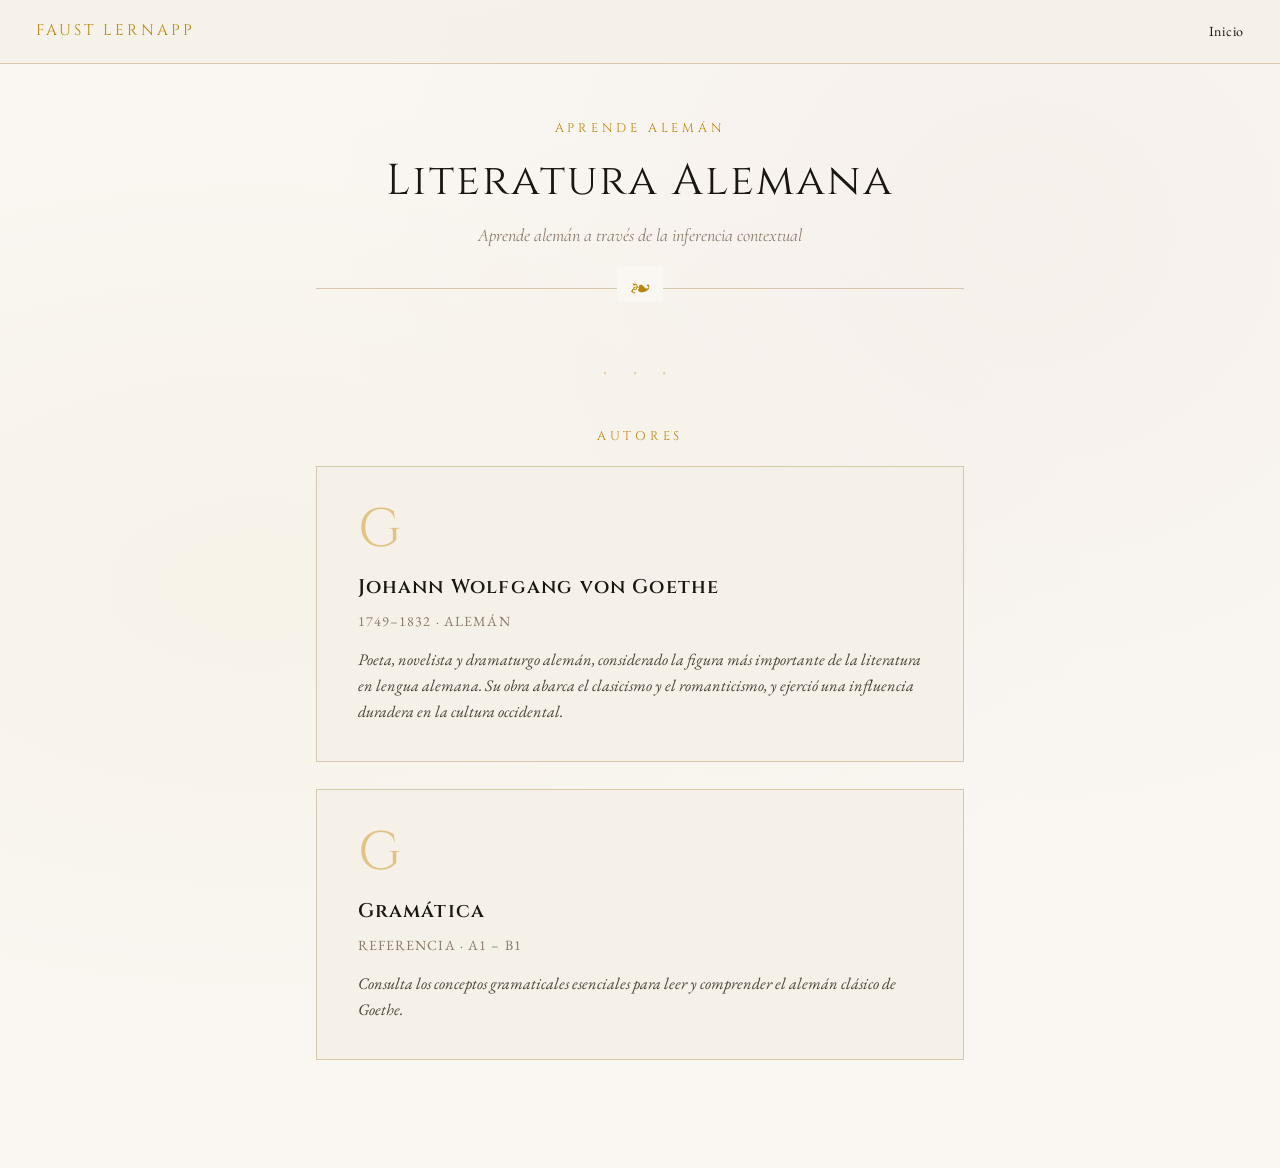
<file: index.html>
<!DOCTYPE html>
<html lang="es">
<head>
  <meta charset="UTF-8" />
  <meta name="viewport" content="width=device-width, initial-scale=1.0" />
  <title>Faust Lernapp · Literatura alemana</title>
  <link rel="stylesheet" href="css/style.css" />
</head>
<body data-page="index">

  <header class="site-header">
    <div class="site-logo">Faust Lernapp</div>
    <nav class="breadcrumb" id="breadcrumb"></nav>
  </header>

  <main class="page-container">
    <div class="page-hero">
      <div class="page-tagline">Aprende alemán</div>
      <h1 class="page-title">Literatura Alemana</h1>
      <p class="page-subtitle">Aprende alemán a través de la inferencia contextual</p>
    </div>

   <div class="ornament">· · ·</div>
<div class="page-tagline" style="text-align:center; margin-bottom:1rem;">Autores</div>

    <div class="cards-grid" id="authors-container">
      <div class="loading">Cargando autores</div>
    </div>
  </main>

  <script src="js/app.js"></script>
</body>
</html>
</file>
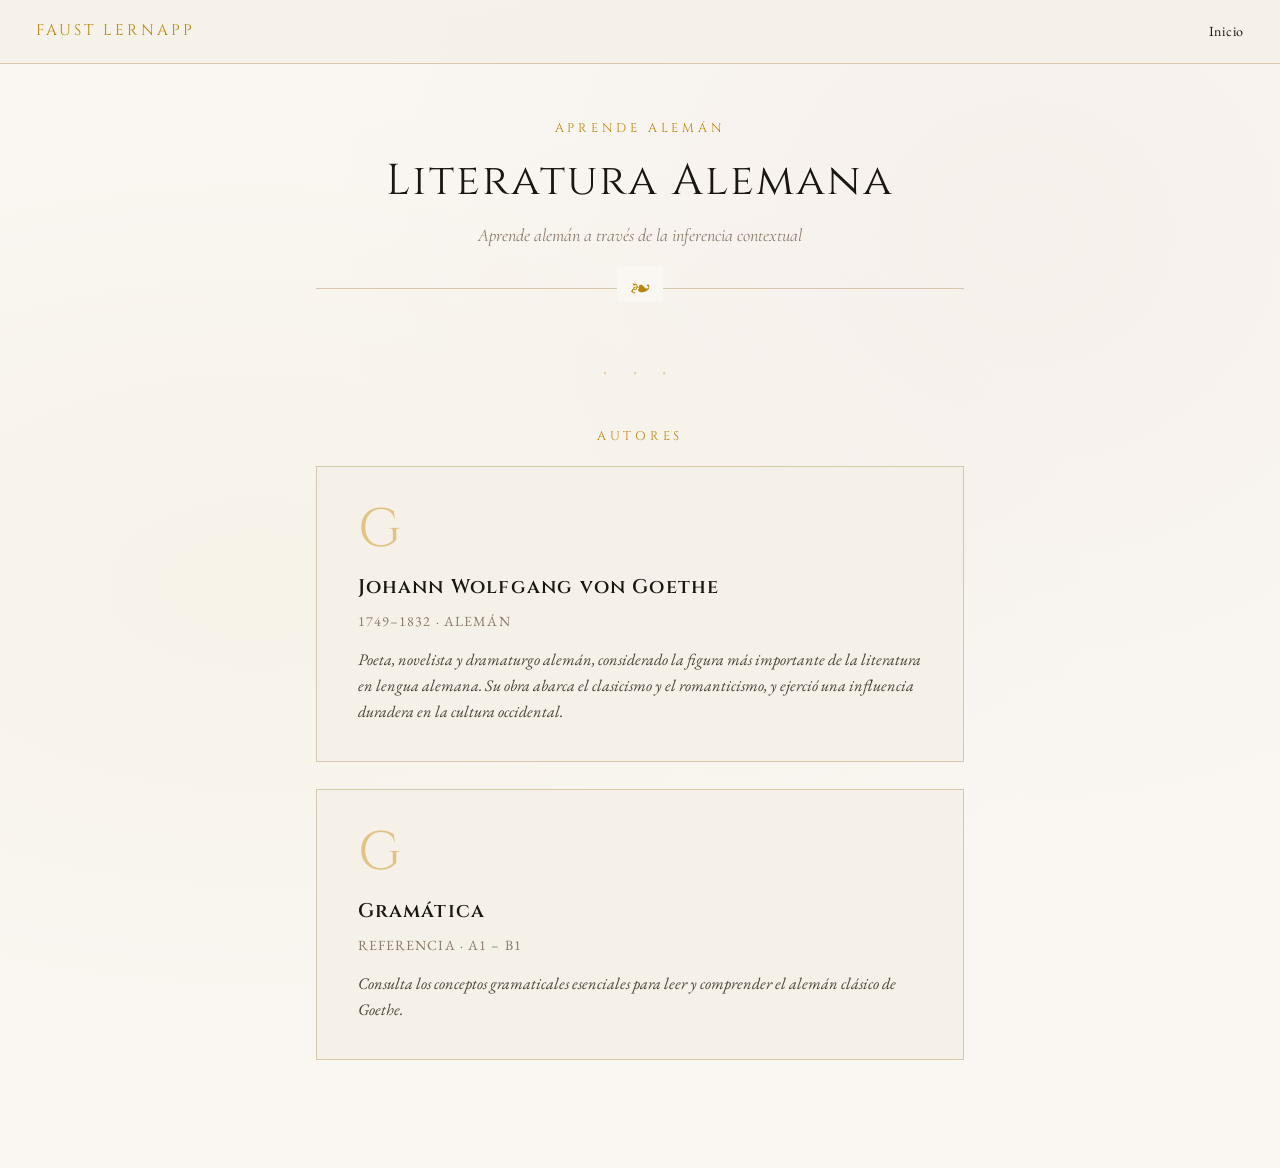
<file: books.html>
<!DOCTYPE html>
<html lang="es">
<head>
  <meta charset="UTF-8" />
  <meta name="viewport" content="width=device-width, initial-scale=1.0" />
  <title>Obras · Faust Lernapp</title>
  <link rel="stylesheet" href="css/style.css" />
</head>
<body data-page="books">

  <header class="site-header">
    <div class="site-logo">Faust Lernapp</div>
    <nav class="breadcrumb" id="breadcrumb"></nav>
  </header>

  <main class="page-container">
    <div class="page-hero">
      <div class="page-tagline">Autor</div>
      <h1 class="page-title" id="page-title">Cargando…</h1>
      <p class="page-subtitle" id="page-subtitle"></p>
    </div>

    <div class="ornament">· · ·</div>

    <div class="cards-grid" id="books-container">
      <div class="loading">Cargando obras</div>
    </div>
  </main>

  <script src="js/app.js"></script>
</body>
</html>
</file>
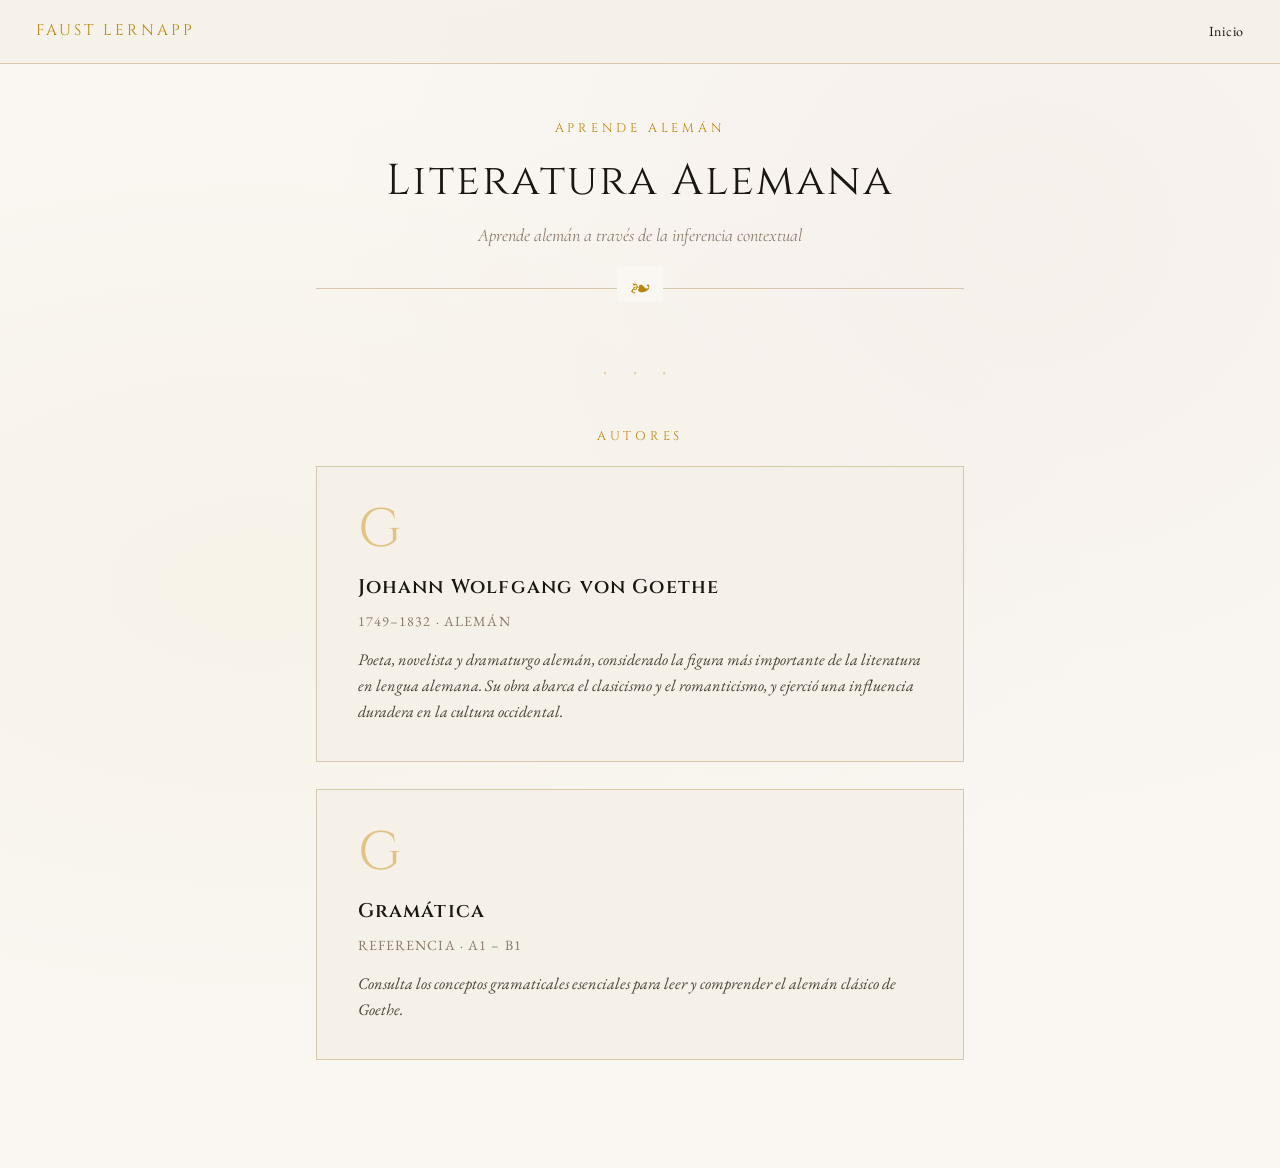
<file: exercise.html>
<!DOCTYPE html>
<html lang="es">
<head>
  <meta charset="UTF-8" />
  <meta name="viewport" content="width=device-width, initial-scale=1.0" />
  <title>Ejercicio · Faust Lernapp</title>
  <link rel="stylesheet" href="css/style.css" />
</head>
<body data-page="exercise">

  <header class="site-header">
    <div class="site-logo">Faust Lernapp</div>
    <nav class="breadcrumb" id="breadcrumb"></nav>
  </header>

  <main class="page-container">
    <div id="exercise-wrapper">
      <div class="loading">Cargando ejercicio</div>
    </div>
  </main>

  <script src="js/app.js"></script>
</body>
</html>
</file>
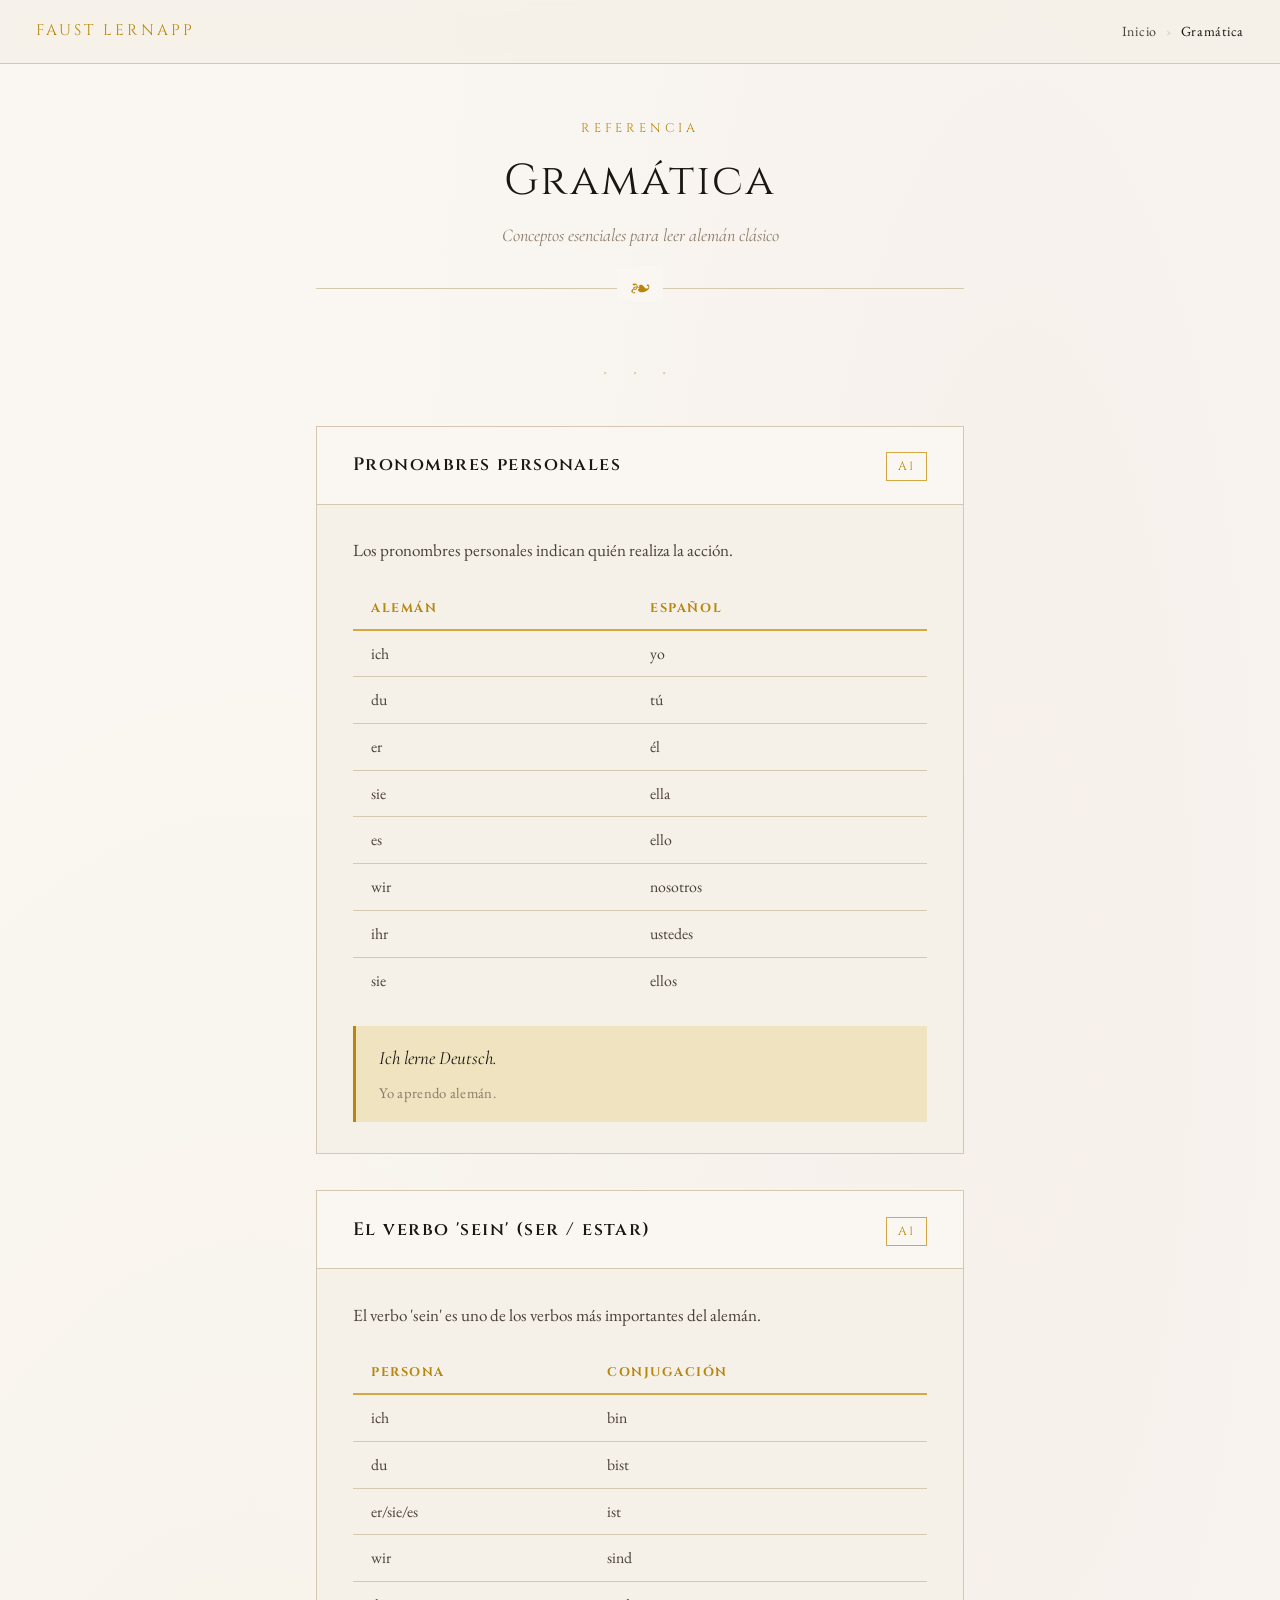
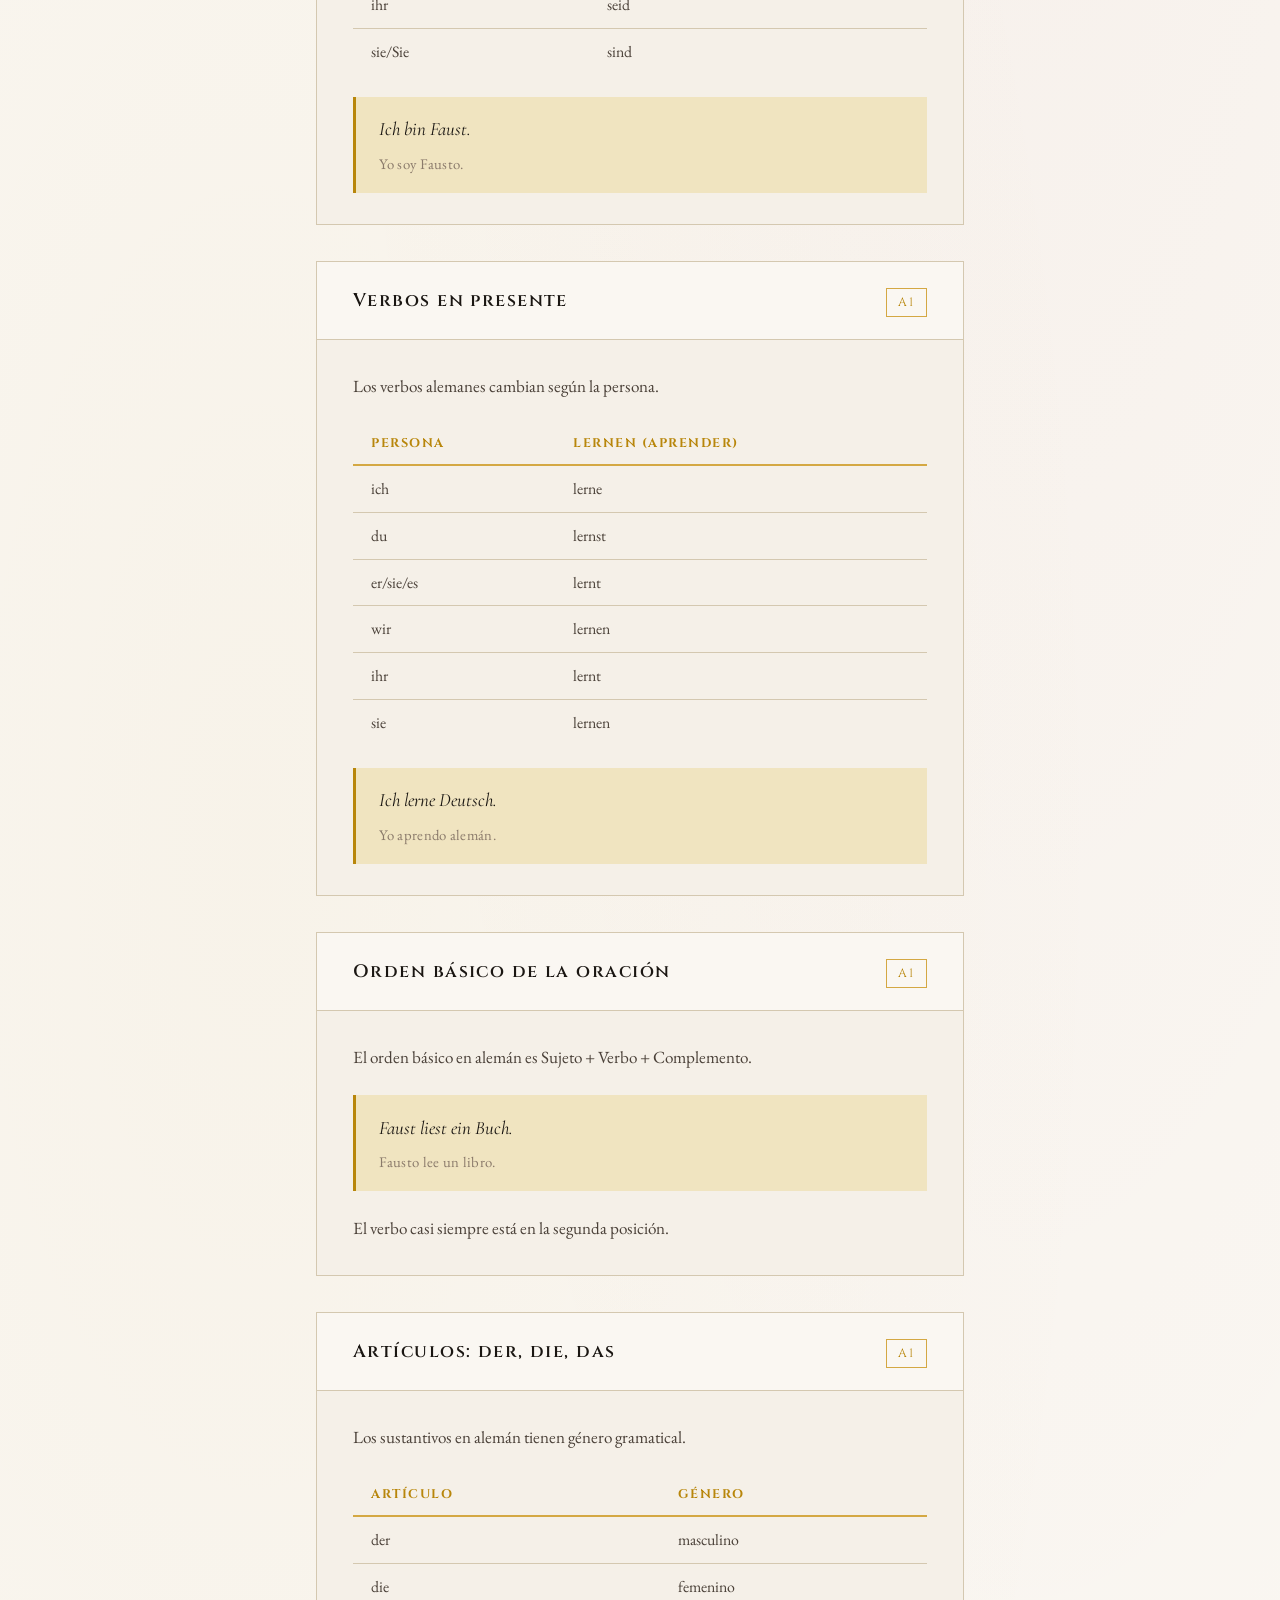
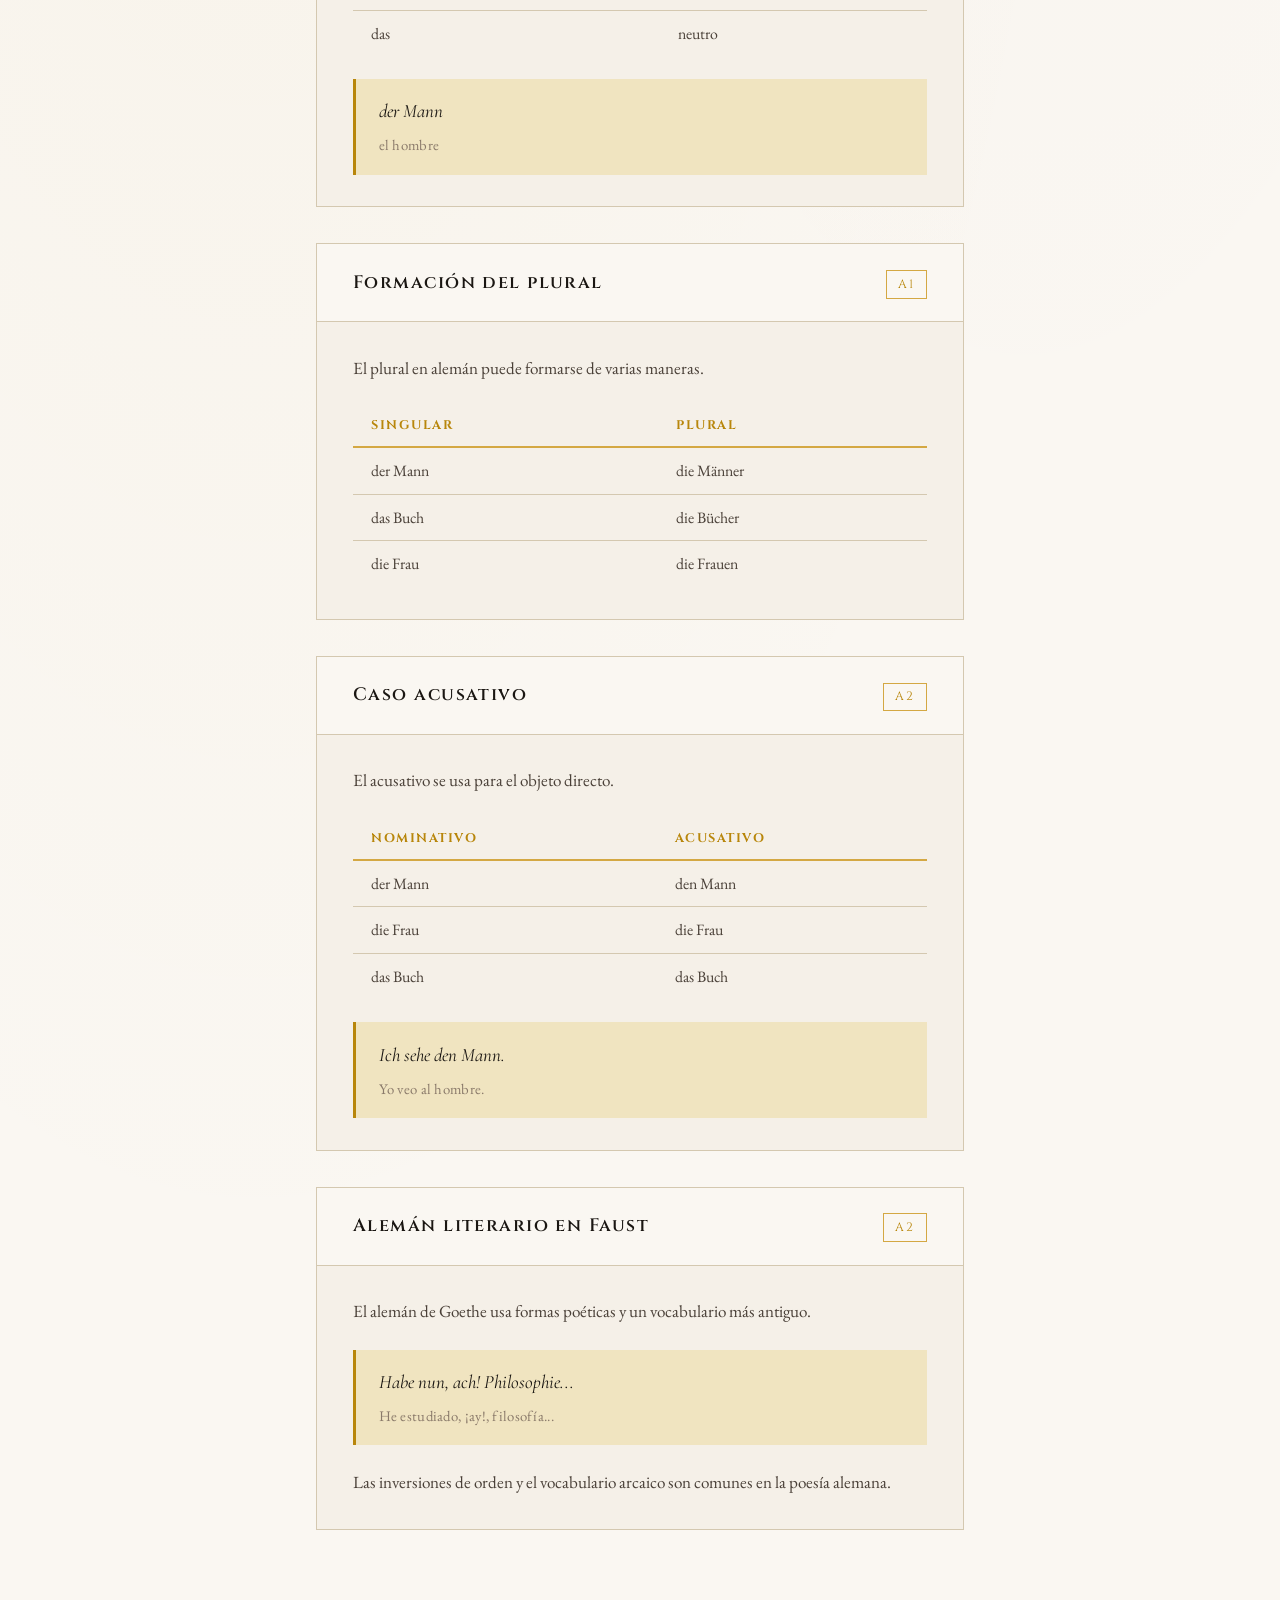
<file: grammar.html>
<!DOCTYPE html>
<html lang="es">
<head>
  <meta charset="UTF-8" />
  <meta name="viewport" content="width=device-width, initial-scale=1.0" />
  <title>Gramática · Faust Lernapp</title>
  <link rel="stylesheet" href="css/style.css" />
</head>
<body data-page="grammar">

  <header class="site-header">
    <div class="site-logo">Faust Lernapp</div>
    <nav class="breadcrumb" id="breadcrumb"></nav>
  </header>

  <main class="page-container">
    <div class="page-hero">
      <div class="page-tagline">Referencia</div>
      <h1 class="page-title">Gramática</h1>
      <p class="page-subtitle">Conceptos esenciales para leer alemán clásico</p>
    </div>

    <div class="ornament">· · ·</div>

    <div id="grammar-container">
      <div class="loading">Cargando gramática</div>
    </div>
  </main>

  <script src="js/app.js"></script>
</body>
</html>
</file>
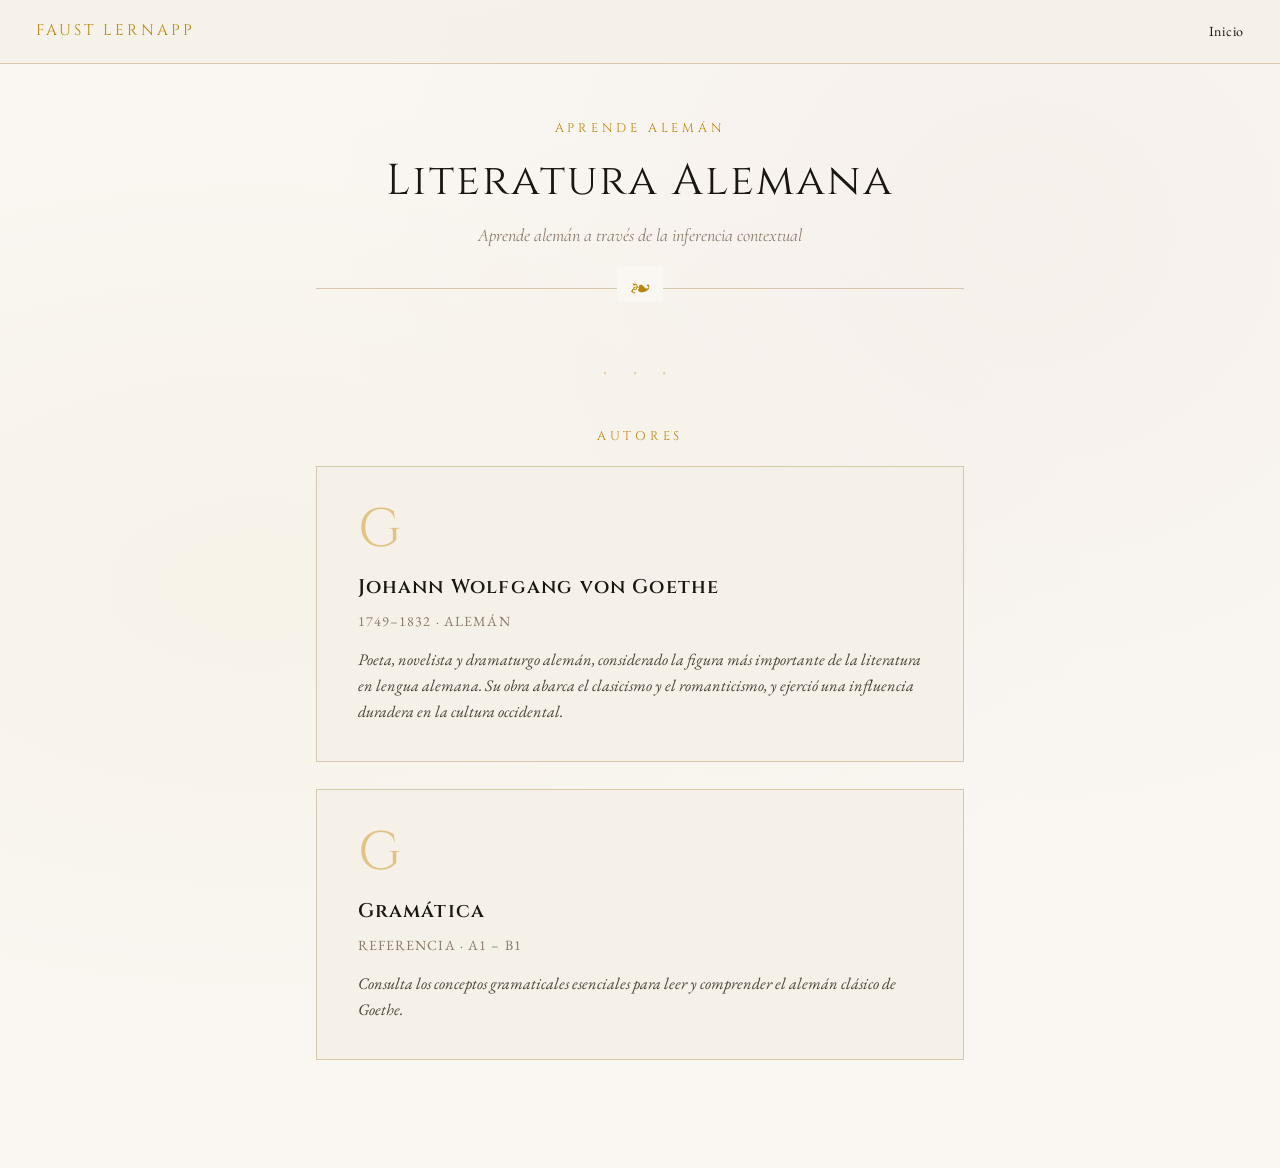
<file: levels.html>
<!DOCTYPE html>
<html lang="es">
<head>
  <meta charset="UTF-8" />
  <meta name="viewport" content="width=device-width, initial-scale=1.0" />
  <title>Niveles · Faust Lernapp</title>
  <link rel="stylesheet" href="css/style.css" />
</head>
<body data-page="levels">

  <header class="site-header">
    <div class="site-logo">Faust Lernapp</div>
    <nav class="breadcrumb" id="breadcrumb"></nav>
  </header>

  <main class="page-container">
    <div class="page-hero">
      <div class="page-tagline">Obra</div>
      <h1 class="page-title" id="page-title">Cargando…</h1>
      <p class="page-subtitle" id="page-subtitle"></p>
    </div>

    <div class="ornament">· · ·</div>

    <div class="cards-grid" id="levels-container">
      <div class="loading">Cargando niveles</div>
    </div>
  </main>

  <script src="js/app.js"></script>
</body>
</html>
</file>
<file: css/style.css>
@import url('https://fonts.googleapis.com/css2?family=EB+Garamond:ital,wght@0,400;0,500;0,600;1,400;1,500&family=Cormorant+Garamond:ital,wght@0,300;0,400;0,600;1,300;1,400&family=Cinzel:wght@400;600&display=swap');

/* ─── Variables ─────────────────────────────────────────── */
:root {
  --ink:        #1a1612;
  --ink-soft:   #4a4038;
  --ink-mute:   #8a7a6a;
  --parchment:  #f5f0e8;
  --cream:      #faf7f2;
  --gold:       #b8860b;
  --gold-light: #d4a843;
  --gold-pale:  #f0e4c0;
  --red:        #8b1a1a;
  --border:     #d4c8b0;
  --shadow:     rgba(26,22,18,0.12);

  --serif:      'EB Garamond', 'Garamond', Georgia, serif;
  --display:    'Cinzel', 'Trajan Pro', serif;
  --body:       'Cormorant Garamond', Georgia, serif;

  --max-w:      720px;
  --transition: 0.3s ease;
}

/* ─── Reset & Base ──────────────────────────────────────── */
*, *::before, *::after { box-sizing: border-box; margin: 0; padding: 0; }

html { font-size: 18px; scroll-behavior: smooth; }

body {
  background-color: var(--cream);
  color: var(--ink);
  font-family: var(--serif);
  line-height: 1.75;
  min-height: 100vh;
  background-image:
    radial-gradient(ellipse at 20% 50%, rgba(184,134,11,0.04) 0%, transparent 60%),
    radial-gradient(ellipse at 80% 20%, rgba(139,26,26,0.03) 0%, transparent 50%);
}

a { color: inherit; text-decoration: none; }
button { cursor: pointer; font-family: var(--serif); }
input { font-family: var(--serif); }

/* ─── Page Header / Site Nav ────────────────────────────── */
.site-header {
  border-bottom: 1px solid var(--border);
  padding: 1rem 2rem;
  display: flex;
  align-items: center;
  justify-content: space-between;
  background: rgba(245,240,232,0.85);
  backdrop-filter: blur(6px);
  position: sticky;
  top: 0;
  z-index: 100;
}

.site-logo {
  font-family: var(--display);
  font-size: 0.85rem;
  letter-spacing: 0.2em;
  color: var(--gold);
  text-transform: uppercase;
}

.breadcrumb {
  display: flex;
  align-items: center;
  gap: 0.5rem;
  font-size: 0.78rem;
  color: var(--ink-mute);
  letter-spacing: 0.05em;
}

.breadcrumb a {
  color: var(--ink-soft);
  transition: color var(--transition);
}
.breadcrumb a:hover { color: var(--gold); }
.breadcrumb .sep { color: var(--border); }
.breadcrumb .current { color: var(--ink); }

/* ─── Main Layout ───────────────────────────────────────── */
.page-container {
  max-width: var(--max-w);
  margin: 0 auto;
  padding: 3rem 2rem 6rem;
}

/* ─── Hero / Page Title ─────────────────────────────────── */
.page-hero {
  text-align: center;
  margin-bottom: 3.5rem;
  padding-bottom: 2rem;
  border-bottom: 1px solid var(--border);
  position: relative;
}

.page-hero::after {
  content: '❧';
  display: block;
  position: absolute;
  bottom: -0.75rem;
  left: 50%;
  transform: translateX(-50%);
  background: var(--cream);
  padding: 0 0.75rem;
  color: var(--gold);
  font-size: 1.1rem;
}

.page-tagline {
  font-family: var(--display);
  font-size: 0.7rem;
  letter-spacing: 0.3em;
  color: var(--gold);
  text-transform: uppercase;
  margin-bottom: 0.75rem;
}

.page-title {
  font-family: var(--display);
  font-size: clamp(1.6rem, 4vw, 2.4rem);
  font-weight: 400;
  letter-spacing: 0.05em;
  color: var(--ink);
  line-height: 1.3;
  margin-bottom: 0.6rem;
}

.page-subtitle {
  font-family: var(--body);
  font-style: italic;
  font-size: 1rem;
  color: var(--ink-mute);
}

/* ─── Cards Grid ────────────────────────────────────────── */
.cards-grid {
  display: grid;
  gap: 1.5rem;
}

.card {
  border: 1px solid var(--border);
  background: var(--parchment);
  padding: 2rem 2.25rem;
  cursor: pointer;
  transition: all var(--transition);
  position: relative;
  overflow: hidden;
}

.card::before {
  content: '';
  position: absolute;
  left: 0; top: 0; bottom: 0;
  width: 3px;
  background: var(--gold);
  transform: scaleY(0);
  transition: transform var(--transition);
  transform-origin: bottom;
}

.card:hover {
  border-color: var(--gold-light);
  box-shadow: 0 4px 24px var(--shadow);
  transform: translateY(-2px);
}

.card:hover::before { transform: scaleY(1); }

.card-initial {
  font-family: var(--display);
  font-size: 3rem;
  color: var(--gold-light);
  line-height: 1;
  margin-bottom: 0.75rem;
  opacity: 0.6;
}

.card-title {
  font-family: var(--display);
  font-size: 1.1rem;
  font-weight: 600;
  letter-spacing: 0.06em;
  color: var(--ink);
  margin-bottom: 0.25rem;
}

.card-meta {
  font-size: 0.78rem;
  color: var(--ink-mute);
  letter-spacing: 0.08em;
  text-transform: uppercase;
  margin-bottom: 0.75rem;
}

.card-desc {
  font-size: 0.9rem;
  color: var(--ink-soft);
  line-height: 1.6;
  font-style: italic;
}

.card-arrow {
  position: absolute;
  right: 1.75rem;
  top: 50%;
  transform: translateY(-50%);
  font-size: 1.2rem;
  color: var(--gold-light);
  opacity: 0;
  transition: all var(--transition);
}

.card:hover .card-arrow {
  opacity: 1;
  right: 1.25rem;
}

/* Level Card Specifics */
.level-card .card-badge {
  display: inline-block;
  font-size: 0.68rem;
  letter-spacing: 0.12em;
  text-transform: uppercase;
  padding: 0.2rem 0.7rem;
  border: 1px solid var(--gold-light);
  color: var(--gold);
  margin-bottom: 0.75rem;
}

/* ─── Exercise Page ─────────────────────────────────────── */
.exercise-wrapper {
  display: flex;
  flex-direction: column;
  gap: 2rem;
}

.exercise-progress {
  display: flex;
  align-items: center;
  justify-content: space-between;
  margin-bottom: 0.5rem;
}

.progress-label {
  font-size: 0.75rem;
  letter-spacing: 0.12em;
  text-transform: uppercase;
  color: var(--ink-mute);
}

.progress-bar-track {
  flex: 1;
  height: 2px;
  background: var(--border);
  margin: 0 1rem;
  position: relative;
}

.progress-bar-fill {
  height: 100%;
  background: linear-gradient(to right, var(--gold), var(--gold-light));
  transition: width 0.5s ease;
}

.progress-count {
  font-family: var(--display);
  font-size: 0.8rem;
  color: var(--ink-mute);
  letter-spacing: 0.05em;
}

/* Source line */
.source-line-block {
  text-align: center;
  padding: 1.5rem 2rem;
  border-top: 1px solid var(--border);
  border-bottom: 1px solid var(--border);
  position: relative;
}

.source-line-label {
  font-size: 0.68rem;
  letter-spacing: 0.18em;
  text-transform: uppercase;
  color: var(--ink-mute);
  margin-bottom: 0.5rem;
}

.source-line-text {
  font-family: var(--body);
  font-style: italic;
  font-size: 1.1rem;
  color: var(--ink-soft);
}

/* Main exercise card */
.exercise-card {
  background: var(--parchment);
  border: 1px solid var(--border);
  padding: 2.5rem;
  position: relative;
}

.exercise-card::before {
  content: '"';
  position: absolute;
  top: -0.5rem;
  left: 1.5rem;
  font-family: var(--display);
  font-size: 4rem;
  color: var(--gold-pale);
  line-height: 1;
}

.exercise-verse {
  font-family: var(--body);
  font-size: 1.35rem;
  line-height: 2.2;
  text-align: center;
  color: var(--ink);
  margin-bottom: 2rem;
  min-height: 3rem;
}

.blank-container {
  display: inline-flex;
  align-items: center;
  position: relative;
  vertical-align: middle;
}

.answer-input {
  display: inline-block;
  min-width: 140px;
  padding: 0.15rem 0.5rem;
  border: none;
  border-bottom: 2px solid var(--gold);
  background: transparent;
  font-family: var(--body);
  font-size: 1.35rem;
  color: var(--ink);
  text-align: center;
  outline: none;
  transition: border-color var(--transition);
}

.answer-input:focus { border-bottom-color: var(--red); }
.answer-input.correct { border-bottom-color: #2d6a2d; color: #2d6a2d; }
.answer-input.incorrect { border-bottom-color: var(--red); color: var(--red); }

/* Answer actions */
.answer-actions {
  display: flex;
  gap: 1rem;
  justify-content: center;
  flex-wrap: wrap;
}

/* Buttons */
.btn {
  display: inline-flex;
  align-items: center;
  gap: 0.5rem;
  padding: 0.6rem 1.4rem;
  font-size: 0.82rem;
  letter-spacing: 0.1em;
  text-transform: uppercase;
  border: 1px solid;
  transition: all var(--transition);
  font-family: var(--display);
}

.btn-primary {
  background: var(--ink);
  border-color: var(--ink);
  color: var(--cream);
}
.btn-primary:hover {
  background: var(--gold);
  border-color: var(--gold);
}

.btn-secondary {
  background: transparent;
  border-color: var(--border);
  color: var(--ink-soft);
}
.btn-secondary:hover {
  border-color: var(--gold-light);
  color: var(--gold);
}

.btn-ghost {
  background: transparent;
  border-color: transparent;
  color: var(--ink-mute);
  font-size: 0.75rem;
}
.btn-ghost:hover { color: var(--gold); }

.btn:disabled {
  opacity: 0.35;
  cursor: not-allowed;
}

/* Feedback */
.feedback-message {
  text-align: center;
  font-family: var(--body);
  font-size: 1rem;
  padding: 0.6rem 1rem;
  min-height: 2rem;
  transition: all var(--transition);
}
.feedback-message.correct { color: #2d6a2d; font-style: italic; }
.feedback-message.incorrect { color: var(--red); font-style: italic; }

/* ─── Hints Section ─────────────────────────────────────── */
.hints-section {
  border: 1px solid var(--border);
  background: var(--cream);
}

.hints-header {
  padding: 1rem 1.5rem;
  display: flex;
  align-items: center;
  gap: 0.75rem;
  border-bottom: 1px solid transparent;
}

.hints-title {
  font-family: var(--display);
  font-size: 0.75rem;
  letter-spacing: 0.2em;
  text-transform: uppercase;
  color: var(--ink-mute);
}

.hints-buttons {
  display: flex;
  gap: 0.5rem;
  padding: 0 1.5rem 1rem;
  flex-wrap: wrap;
}

.hint-btn {
  display: inline-flex;
  align-items: center;
  gap: 0.4rem;
  padding: 0.4rem 1rem;
  font-size: 0.72rem;
  letter-spacing: 0.1em;
  text-transform: uppercase;
  border: 1px solid var(--border);
  background: transparent;
  color: var(--ink-soft);
  transition: all var(--transition);
  font-family: var(--display);
}

.hint-btn:hover:not(:disabled) {
  border-color: var(--gold-light);
  color: var(--gold);
  background: var(--gold-pale);
}

.hint-btn.revealed {
  border-color: var(--gold);
  color: var(--gold);
  background: var(--gold-pale);
}

.hint-panel {
  display: none;
  padding: 1rem 1.5rem;
  border-top: 1px solid var(--border);
  animation: fadeSlide 0.25s ease;
}

.hint-panel.visible { display: block; }

.hint-label {
  font-size: 0.65rem;
  letter-spacing: 0.18em;
  text-transform: uppercase;
  color: var(--gold);
  margin-bottom: 0.4rem;
  font-family: var(--display);
}

.hint-text {
  font-size: 0.9rem;
  color: var(--ink-soft);
  line-height: 1.65;
}

.hint-letter-display {
  font-family: var(--display);
  font-size: 2rem;
  color: var(--gold);
  line-height: 1;
}

/* ─── Note Section ──────────────────────────────────────── */
.note-section {
  border: 1px solid var(--gold-light);
  background: linear-gradient(135deg, var(--gold-pale), var(--parchment));
  padding: 1.75rem;
  display: none;
  animation: fadeSlide 0.4s ease;
  position: relative;
}

.note-section.visible { display: block; }

.note-section::before {
  content: '✦';
  position: absolute;
  top: -0.6rem;
  left: 50%;
  transform: translateX(-50%);
  background: var(--gold-pale);
  padding: 0 0.5rem;
  color: var(--gold);
  font-size: 0.9rem;
}

.note-label {
  font-family: var(--display);
  font-size: 0.68rem;
  letter-spacing: 0.22em;
  text-transform: uppercase;
  color: var(--gold);
  margin-bottom: 0.6rem;
}

.note-text {
  font-size: 0.92rem;
  color: var(--ink-soft);
  line-height: 1.7;
  font-style: italic;
}

/* ─── Completion Screen ─────────────────────────────────── */
.completion-screen {
  text-align: center;
  padding: 3rem 2rem;
  display: none;
  animation: fadeIn 0.6s ease;
}

.completion-screen.visible { display: block; }

.completion-ornament {
  font-size: 2.5rem;
  margin-bottom: 1.5rem;
  color: var(--gold);
}

.completion-title {
  font-family: var(--display);
  font-size: 1.6rem;
  letter-spacing: 0.08em;
  color: var(--ink);
  margin-bottom: 0.5rem;
}

.completion-subtitle {
  font-family: var(--body);
  font-style: italic;
  color: var(--ink-mute);
  margin-bottom: 2rem;
}

.completion-stats {
  display: inline-flex;
  gap: 2rem;
  margin-bottom: 2rem;
  padding: 1rem 2rem;
  border: 1px solid var(--border);
  background: var(--parchment);
}

.stat-item { text-align: center; }
.stat-number {
  font-family: var(--display);
  font-size: 1.8rem;
  color: var(--gold);
  display: block;
}
.stat-label {
  font-size: 0.7rem;
  letter-spacing: 0.12em;
  text-transform: uppercase;
  color: var(--ink-mute);
}

/* ─── Loading State ─────────────────────────────────────── */
.loading {
  text-align: center;
  padding: 4rem;
  font-family: var(--body);
  font-style: italic;
  color: var(--ink-mute);
}

.loading::after {
  content: '…';
  animation: ellipsis 1.5s infinite;
}

/* ─── Error State ───────────────────────────────────────── */
.error-message {
  text-align: center;
  padding: 2rem;
  color: var(--red);
  font-style: italic;
  border: 1px solid #e0b0b0;
  background: #fdf5f5;
}

/* ─── Decorative Divider ────────────────────────────────── */
.ornament {
  text-align: center;
  color: var(--gold-light);
  font-size: 1.2rem;
  letter-spacing: 0.5em;
  margin: 2rem 0;
  opacity: 0.5;
}

/* ─── Animations ────────────────────────────────────────── */
@keyframes fadeSlide {
  from { opacity: 0; transform: translateY(-6px); }
  to   { opacity: 1; transform: translateY(0); }
}

@keyframes fadeIn {
  from { opacity: 0; }
  to   { opacity: 1; }
}

@keyframes ellipsis {
  0%, 100% { content: '…'; }
  33%       { content: '.'; }
  66%       { content: '..'; }
}

/* Card entrance */
.card {
  animation: fadeIn 0.4s ease backwards;
}
.card:nth-child(1) { animation-delay: 0.05s; }
.card:nth-child(2) { animation-delay: 0.10s; }
.card:nth-child(3) { animation-delay: 0.15s; }
/* ─── Grammar Page ──────────────────────────────────────── */
.grammar-card {
  border: 1px solid var(--border);
  background: var(--parchment);
  margin-bottom: 2rem;
  overflow: hidden;
}

.grammar-card-header {
  display: flex;
  align-items: baseline;
  justify-content: space-between;
  padding: 1.25rem 2rem;
  border-bottom: 1px solid var(--border);
  background: var(--cream);
}

.grammar-card-title {
  font-family: var(--display);
  font-size: 1rem;
  font-weight: 600;
  letter-spacing: 0.08em;
  color: var(--ink);
}

.grammar-card-level {
  font-family: var(--display);
  font-size: 0.68rem;
  letter-spacing: 0.18em;
  text-transform: uppercase;
  color: var(--gold);
  border: 1px solid var(--gold-light);
  padding: 0.15rem 0.6rem;
}

.grammar-card-body {
  padding: 1.75rem 2rem;
  display: flex;
  flex-direction: column;
  gap: 1.25rem;
}

/* type: text */
.grammar-text {
  font-size: 0.95rem;
  color: var(--ink-soft);
  line-height: 1.75;
}

/* type: table */
.grammar-table-wrapper {
  overflow-x: auto;
}

.grammar-table {
  width: 100%;
  border-collapse: collapse;
  font-size: 0.88rem;
}

.grammar-table thead tr {
  border-bottom: 2px solid var(--gold-light);
}

.grammar-table th {
  font-family: var(--display);
  font-size: 0.7rem;
  letter-spacing: 0.12em;
  text-transform: uppercase;
  color: var(--gold);
  padding: 0.5rem 1rem;
  text-align: left;
}

.grammar-table td {
  padding: 0.5rem 1rem;
  color: var(--ink-soft);
  border-bottom: 1px solid var(--border);
}

.grammar-table tbody tr:last-child td {
  border-bottom: none;
}

.grammar-table tbody tr:hover td {
  background: var(--gold-pale);
}

/* type: example */
.grammar-example {
  display: flex;
  flex-direction: column;
  gap: 0.25rem;
  padding: 0.9rem 1.25rem;
  border-left: 3px solid var(--gold);
  background: var(--gold-pale);
}

.grammar-example-de {
  font-family: var(--body);
  font-style: italic;
  font-size: 1.05rem;
  color: var(--ink);
}

.grammar-example-es {
  font-size: 0.82rem;
  color: var(--ink-mute);
  letter-spacing: 0.02em;

/* ─── Grammar Page ──────────────────────────────────────── */
.grammar-card {
  border: 1px solid var(--border);
  background: var(--parchment);
  margin-bottom: 2rem;
  overflow: hidden;
}

.grammar-card-header {
  display: flex;
  align-items: baseline;
  justify-content: space-between;
  padding: 1.25rem 2rem;
  border-bottom: 1px solid var(--border);
  background: var(--cream);
}

.grammar-card-title {
  font-family: var(--display);
  font-size: 1rem;
  font-weight: 600;
  letter-spacing: 0.08em;
  color: var(--ink);
}

.grammar-card-level {
  font-family: var(--display);
  font-size: 0.68rem;
  letter-spacing: 0.18em;
  text-transform: uppercase;
  color: var(--gold);
  border: 1px solid var(--gold-light);
  padding: 0.15rem 0.6rem;
}

.grammar-card-body {
  padding: 1.75rem 2rem;
  display: flex;
  flex-direction: column;
  gap: 1.25rem;
}

/* type: text */
.grammar-text {
  font-size: 0.95rem;
  color: var(--ink-soft);
  line-height: 1.75;
}

/* type: table */
.grammar-table-wrapper {
  overflow-x: auto;
}

.grammar-table {
  width: 100%;
  border-collapse: collapse;
  font-size: 0.88rem;
}

.grammar-table thead tr {
  border-bottom: 2px solid var(--gold-light);
}

.grammar-table th {
  font-family: var(--display);
  font-size: 0.7rem;
  letter-spacing: 0.12em;
  text-transform: uppercase;
  color: var(--gold);
  padding: 0.5rem 1rem;
  text-align: left;
}

.grammar-table td {
  padding: 0.5rem 1rem;
  color: var(--ink-soft);
  border-bottom: 1px solid var(--border);
}

.grammar-table tbody tr:last-child td {
  border-bottom: none;
}

.grammar-table tbody tr:hover td {
  background: var(--gold-pale);
}

/* type: example */
.grammar-example {
  display: flex;
  flex-direction: column;
  gap: 0.25rem;
  padding: 0.9rem 1.25rem;
  border-left: 3px solid var(--gold);
  background: var(--gold-pale);
}

.grammar-example-de {
  font-family: var(--body);
  font-style: italic;
  font-size: 1.05rem;
  color: var(--ink);
}

.grammar-example-es {
  font-size: 0.82rem;
  color: var(--ink-mute);
  letter-spacing: 0.02em;
}

}/* ─── Responsive ────────────────────────────────────────── */
@media (max-width: 600px) {
  html { font-size: 16px; }
  .page-container { padding: 2rem 1.25rem 4rem; }
  .exercise-card { padding: 1.5rem; }
  .exercise-verse { font-size: 1.15rem; }
  .answer-input { font-size: 1.15rem; min-width: 100px; }
  .site-header { padding: 0.75rem 1.25rem; }
  .completion-stats { gap: 1rem; padding: 1rem; }
}
</file>
